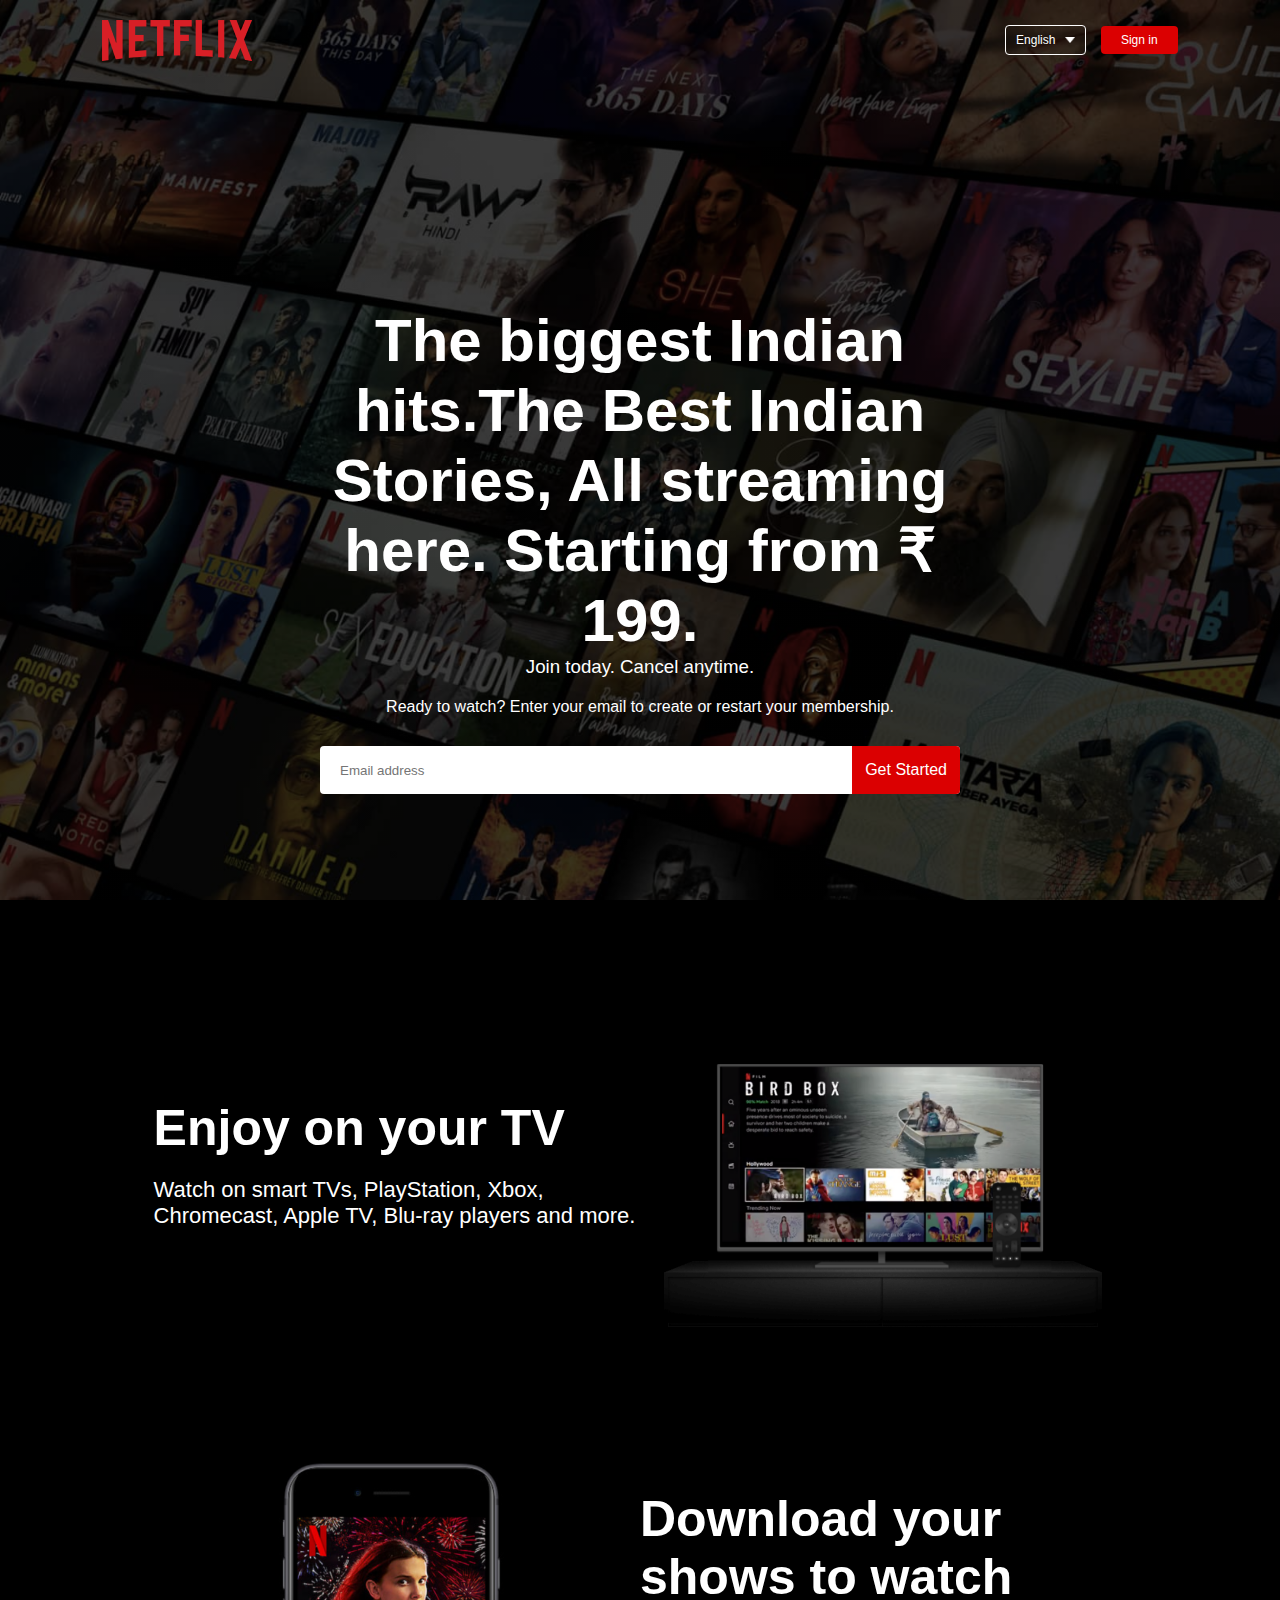
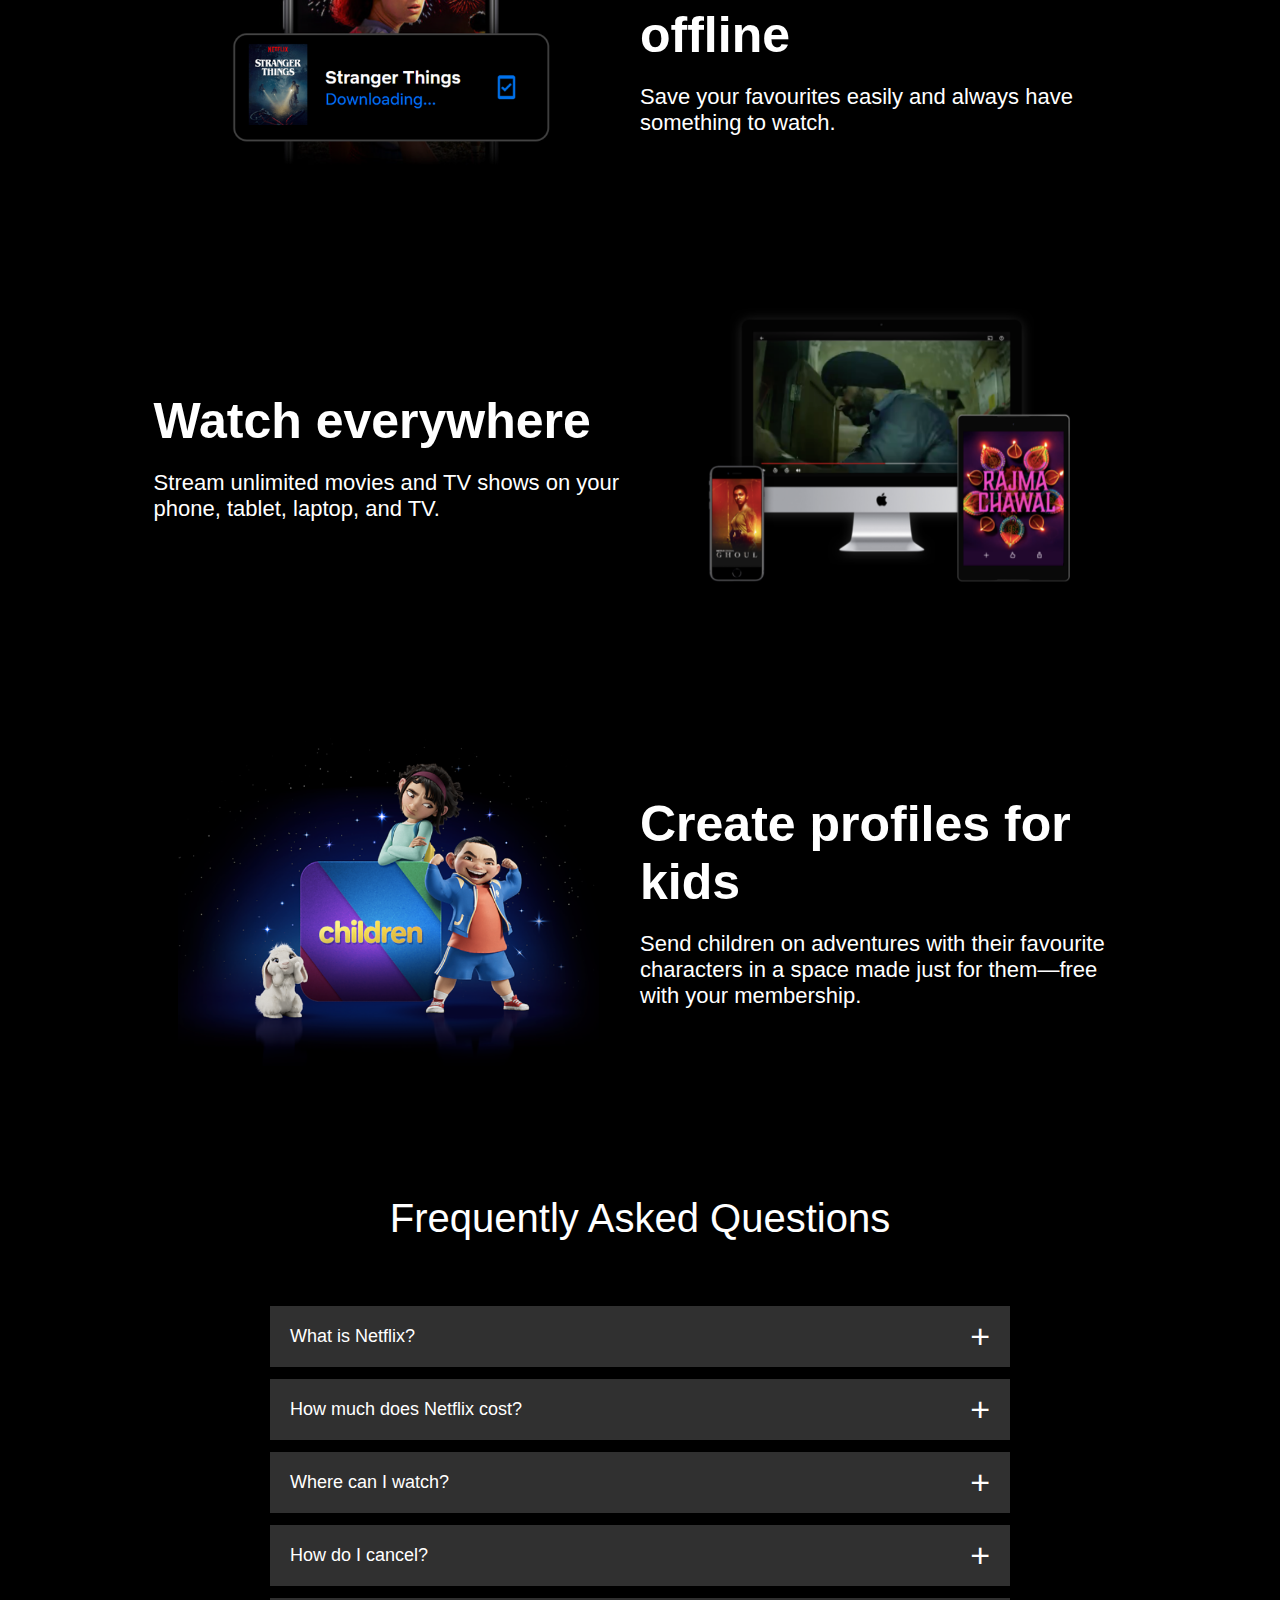
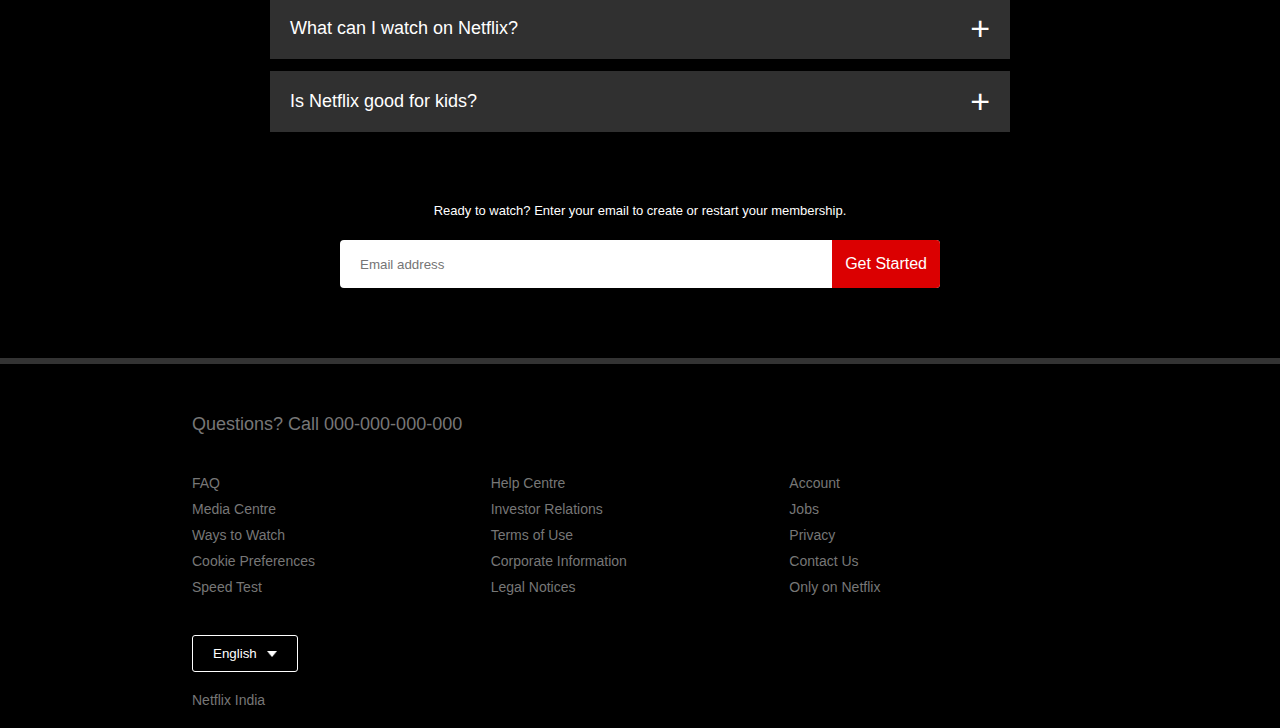
<file: Netflix Clone Project/index.html>
<!DOCTYPE html>
<html lang="en">
<head>
    <meta charset="UTF-8">
    <meta name="viewport" content="width=device-width, initial-scale=1.0">
    <title>Netflix Website Clone</title>
    <link rel="stylesheet" href="style.css">
</head>
<body>
    <div class="header">
        <nav>
            <img src="images/logo.png" alt="logo" class="logo">
            <div>
                <button class="language-btn">English<img src="images/down-icon.png" alt="down-icon"></button>
                <button>Sign in</button>
            </div>
        </nav>
        <div class="header-content">
          <h1>The biggest Indian hits.The Best Indian Stories, All streaming here. Starting  from ₹ 199.</h1>  
          <h3>Join today. Cancel anytime.</h3>
          <p>Ready to watch? Enter your email to create or restart your membership.</p>
          <form class="email-signup">
            <input type="email" placeholder="Email address" required>
            <button type="submit">Get Started</button>
          </form>
        </div>
    </div>

    <div class="features">
        <div class="row">
            <div class="text-col">
                <h2>Enjoy on your TV</h2>
                <p>Watch on smart TVs, PlayStation, Xbox, Chromecast, Apple TV, Blu-ray players and more.</p>
            </div>
            <div class="img-col">
                <img src="images/feature-1.png">
            </div>
        </div>

        <div class="row">
            <div class="img-col">
                <img src="images/feature-2.png" alt="">
            </div>
            <div class="text-col">
                <h2>Download your shows to watch offline</h2>
                <p>Save your favourites easily and always have something to watch.</p>
            </div>
        </div>

        <div class="row">
            <div class="text-col">
                <h2>Watch everywhere</h2>
                <p>Stream unlimited movies and TV shows on your phone, tablet, laptop, and TV.</p>
            </div>
            <div class="img-col">
                <img src="images/feature-3.png" alt="">
            </div>
        </div>

        <div class="row">
            <div class="img-col">
                <img src="images/feature-4.png" alt="">
            </div>
            <div class="text-col">
                <h2>Create profiles for kids</h2>
                <p>Send children on adventures with their favourite characters in a space made just for them—free with your membership.</p>
            </div>
        </div>
    </div>

    <div class="faq">
        <h2>Frequently Asked Questions</h2>
        <ul class="accord">
            <li>
                <input type="radio" name="accord" id="1ST">
                <label for="1ST">What is Netflix?</label>
                <div class="content">
                    <p>Netflix is a streaming service that offers a wide variety of award-winning TV shows, movies, anime, documentaries and more – on thousands of internet-connected devices.

                        You can watch as much as you want, whenever you want, without a single ad – all for one low monthly price. There's always something new to discover, and new TV shows and movies are added every week!</p>
                </div>
            </li>

            <li>
                <input type="radio" name="accord" id="2ND">
                <label for="2ND">How much does Netflix cost?</label>
                <div class="content">
                    <p>Watch Netflix on your smartphone, tablet, Smart TV, laptop, or streaming device, all for one fixed monthly fee. Plans range from ₹ 149 to ₹ 649 a month. No extra costs, no contracts.</p>
                </div>
            </li>


            <li>
                <input type="radio" name="accord" id="3RD">
                <label for="3RD">Where can I watch?</label>
                <div class="content">
                    <p>Watch anywhere, anytime. Sign in with your Netflix account to watch instantly on the web at netflix.com from your personal computer or on any internet-connected device that offers the Netflix app, including smart TVs, smartphones, tablets, streaming media players and game consoles.
                        
                        You can also download your favourite shows with the iOS, Android, or Windows 10 app. Use downloads to watch while you're on the go and without an internet connection. Take Netflix with you anywhere.</p>
                </div>
            </li>

            <li>
                <input type="radio" name="accord" id="4TH">
                <label for="4TH">How do I cancel?</label>
                <div class="content">
                    <p>Netflix is flexible. There are no annoying contracts and no commitments. You can easily cancel your account online in two clicks. There are no cancellation fees – start or stop your account anytime.</p>
                </div>
            </li>
            
            <li>
                <input type="radio" name="accord" id="5TH">
                <label for="5TH">What can I watch on Netflix?</label>
                <div class="content">
                    <p>Netflix has an extensive library of feature films, documentaries, TV shows, anime, award-winning Netflix originals, and more. Watch as much as you want, anytime you want.</p>
                </div>
            </li>

            <li>
                <input type="radio" name="accord" id="6TH">
                <label for="6TH">Is Netflix good for kids?</label>
                <div class="content">
                    <p>The Netflix Kids experience is included in your membership to give parents control while kids enjoy family-friendly TV shows and films in their own space.

                        Kids profiles come with PIN-protected parental controls that let you restrict the maturity rating of content kids can watch and block specific titles you don’t want kids to see.</p>
                </div>
            </li>

          </ul>
          
          <small>Ready to watch? Enter your email to create or restart your membership.</small>
          <form class="email-signup">
            <input type="email" placeholder="Email address" required>
            <button type="submit">Get Started</button>
          </form>
    </div>

<div class="footer">
    <h2>Questions? Call 000-000-000-000</h2>

    <div class="row">
        <div class="col">
            <a href="">FAQ</a>
            <a href="">Media Centre</a>
            <a href="">Ways to Watch</a>
            <a href="">Cookie Preferences</a>
            <a href="">Speed Test</a>
        </div>
        <div class="col">
            <a href="">Help Centre</a>
            <a href="">Investor Relations</a>
            <a href="">Terms of Use</a>
            <a href="">Corporate Information</a>
            <a href="">Legal Notices</a>
        </div>
        <div class="col">
            <a href="">Account</a>
            <a href="">Jobs</a>
            <a href="">Privacy</a>
            <a href="">Contact Us</a>
            <a href="">Only on Netflix</a>
        </div>
    </div>
    <button class="language-btn">English<img src="images/down-icon.png" alt="down-icon"></button>
    <p class="cpyr8">Netflix India</p>
</div>
</body>
</html>
</file>
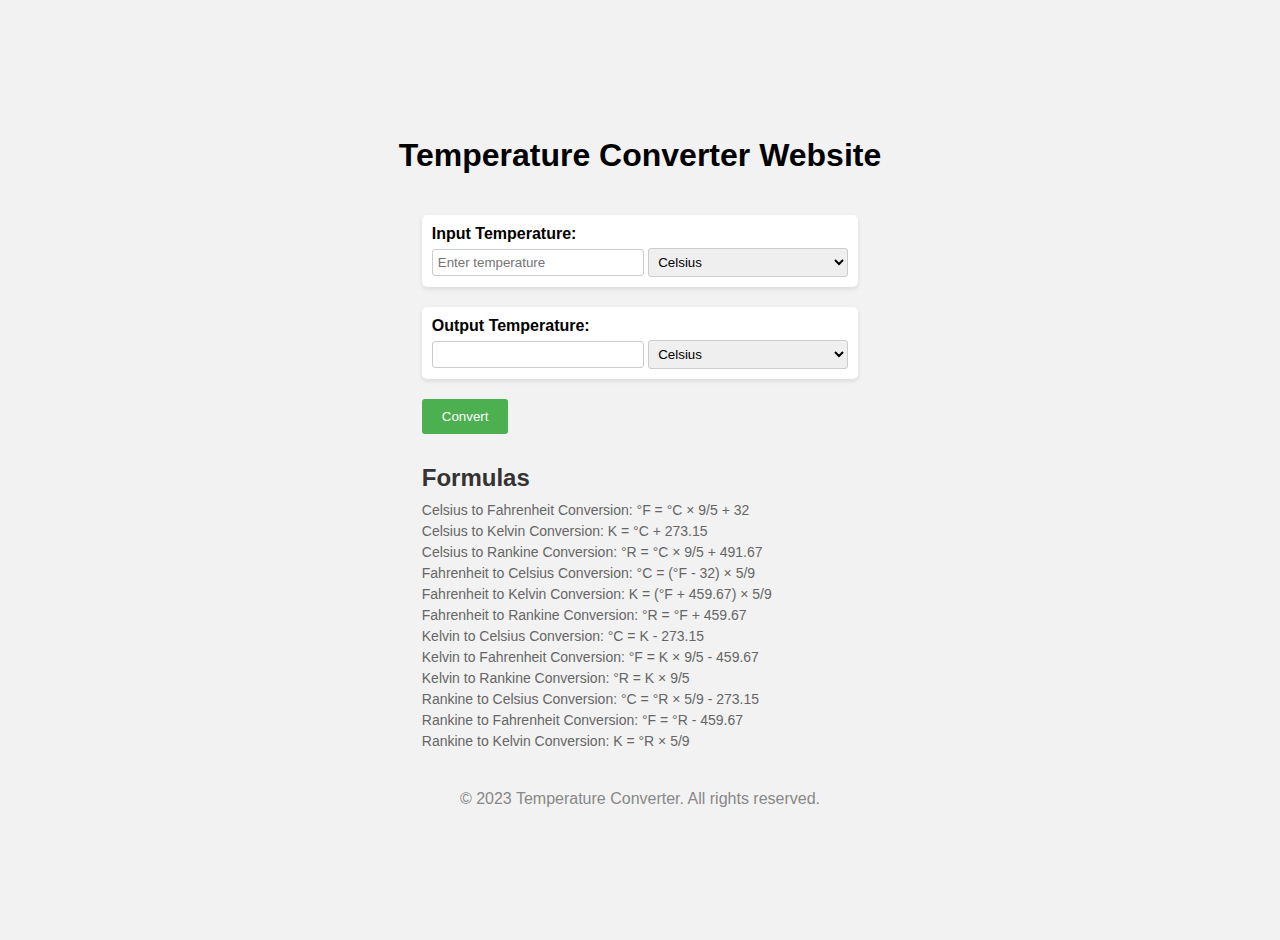
<file: Temperature Converter Website Project/index.html>
<!DOCTYPE html>
<html>
<head>
  <title>Temperature Converter</title>
  <link rel="stylesheet" type="text/css" href="style.css">
</head>
<body>
  <header>
    <h1>Temperature Converter Website</h1>
  </header>

  <main>
    <div class="container">
      <label for="inputUnit">Input Temperature:</label>
      <input type="number" id="inputTemperature" placeholder="Enter temperature" />
      <select id="inputUnit">
        <option value="celsius">Celsius</option>
        <option value="fahrenheit">Fahrenheit</option>
        <option value="kelvin">Kelvin</option>
        <option value="rankine">Rankine</option>
        <option value="reaumur">Reaumur</option>
        <option value="triple">Triple Point of Water</option>
      </select>
    </div>

    <div class="container">
      <label for="outputUnit">Output Temperature:</label>
      <input type="text" id="outputTemperature" readonly />
      <select id="outputUnit">
        <option value="celsius">Celsius</option>
        <option value="fahrenheit">Fahrenheit</option>
        <option value="kelvin">Kelvin</option>
        <option value="rankine">Rankine</option>
        <option value="reaumur">Reaumur</option>
        <option value="triple">Triple Point of Water</option>
      </select>
    </div>

    <button onclick="convertTemperature()">Convert</button>

    <div class="formulas">
      <h2>Formulas</h2>
      <p>Celsius to Fahrenheit Conversion: °F = °C × 9/5 + 32</p>
      <p>Celsius to Kelvin Conversion: K = °C + 273.15</p>
      <p>Celsius to Rankine Conversion: °R = °C × 9/5 + 491.67</p>
      <p>Fahrenheit to Celsius Conversion: °C = (°F - 32) × 5/9</p>
      <p>Fahrenheit to Kelvin Conversion: K = (°F + 459.67) × 5/9</p>
      <p>Fahrenheit to Rankine Conversion: °R = °F + 459.67</p>
      <p>Kelvin to Celsius Conversion: °C = K - 273.15</p>
      <p>Kelvin to Fahrenheit Conversion: °F = K × 9/5 - 459.67</p>
      <p>Kelvin to Rankine Conversion: °R = K × 9/5</p>
      <p>Rankine to Celsius Conversion: °C = °R × 5/9 - 273.15</p>
      <p>Rankine to Fahrenheit Conversion: °F = °R - 459.67</p>
      <p>Rankine to Kelvin Conversion: K = °R × 5/9</p>
    </div>
  </main>

  <footer>
    <p>&copy; 2023 Temperature Converter. All rights reserved.</p>
  </footer>

  <script src="script.js"></script>
</body>
</html>
</file>
<file: Netflix Clone Project/style.css>
*{margin: 0;
    padding: 0;
    font-family: 'Poppins',sans-serif;
    box-sizing: border-box;}
    
    body{
        background: black;
        color: white;
    
    }
    
    .header{
        width: 100%;
        height: 100vh;
        background-image: linear-gradient(rgba(0,0,0,0.7),rgba(0,0,0,0.7)),url(images/header-image.png);
        background-size: cover;
        background-position: center;
        padding: 10px 8%;
        position: relative;
    }
    
    nav{
        display: flex;
        align-items: center;
        justify-content: space-between;
        padding: 10px 0px;
    }
    
    .logo{width: 150px;
    cursor: pointer;}
    
    nav button{border:0;
    outline: 0;
    background:#db0001;
    color: #fff;
    padding: 7px 20px;
    font-size: 12px;
    border-radius: 4px;
    margin-left: 10px;
    cursor: pointer;}
    
    .language-btn{display: inline-flex;
    align-items: center;
    background: transparent;
    border: 1px solid white;
    padding:  7px 10px;
    }
    
    .language-btn img{width: 10px;
    margin-left: 10px;}
    
    .header-content{
        position: absolute;
        top: 50%;
        left: 50%;
        transform: translate(-50%,-50%);
        text-align: center;
        margin-top: 100px;
    }
    
    .header-content h1{font-size: 60px;
    line-height: 70px;
    font-weight: 600;
    max-width: 650px;}
    
    .header-content h3{
        font-weight: 400;
        margin-bottom: 20px;
    }
    
    .email-signup{background: white;
    border-radius: 4px;
    display: flex;
    align-items: center;
    margin-top: 30px;
    overflow: hidden;}
    
    .email-signup input{
        flex: 1;
        border: 0;
        outline: 0;
        margin-left: 20px;
    }
    
    .email-signup button{border:0;
    outline: 0;
    background:#db0001;
    color: #fff;
    font-size: 16px;
    cursor: pointer;
    padding: 15px 13px;
    }
    
    /**features**/
    
    .features{padding: 50px 12%;
        font-size: 22px;    
    }
    
    .row{display: flex;
    width: 100%;
    align-items: center;
    flex-wrap:wrap;
    padding: 50px 0px;}
    
    .text-col{flex-basis: 50%;
    margin-bottom: 20px;}
    
    .img-col{flex-basis: 50%;
    margin-bottom: 20px;}
    
    .img-col img{display: block;
    width: 90%;
    margin: auto;}
    
    .features h2{
        font-size: 50px;
        font-weight: 600;
        margin-bottom: 20px;
    }
    
    /**faq**/
    .faq{
        padding: 10px 12%;
        text-align: center;
        font-size: 18px;
    }
    
    .faq h2{font-weight: 500;
    font-size: 40px;}
    
    
    .accord{margin: 60px auto;
        width: 100%;
        max-width: 750px;
    }
    
    .accord li{
        list-style: none;
        width: 100%;
        padding: 5px;
    }
    
    .accord li label{display: flex;
    align-items: center;
    padding: 20px;
    font-size: 18px;
    font-weight: 500;
    margin-bottom: 2px;
    cursor: pointer;
    background: #303030;
    position: relative;}
    
    label::after{content: '+';
    font-size: 34px;
    position: absolute;
    right: 20px;
    transition: transform 0.5s;}
    
    input[type="radio"]
    {
        display: none;
    }
    
    .accord .content{
        background: #303030;
        text-align: left;
        padding: 0 20px;
        max-height: 0;
       overflow: hidden; 
       transition: max-height 0.5s, padding 0.5s;
    }
    
    .accord input[type="radio"]:checked + label + .content{
        max-height: 600px;
        padding: 30px 20px;
    }
    
    .accord input[type="radio"]:checked + label::after{
        transform: rotate(135deg);
    }
    
    .faq .email-signup{
        max-width: 600px;
        margin:  20px auto 60px;
    }
    
    .faq small{font-size: 13px;}
    
    /**footer**/
    .footer{
        padding: 50px 15% 10px;
        border-top: 6px solid #333 ;
        color: #777;
    }
    
    .footer h2{font-size: 18px;
    font-weight: 400;
    margin-bottom: 30px;}
    
    .footer .col{
        flex-basis: 25%;
        flex-grow: 1;
        margin-bottom: 20px;
    }
    
    .footer .col a{
        display: block;
        text-decoration: none;
        color:#777;
        font-size: 14px;
        margin-bottom: 10px;
    }
    
    .footer .row{
        align-items: flex-start;
        padding: 10px 0px;
    }
    
    .footer .language-btn{
        color: white;
        padding: 10px 20px;
        border-radius: 3px;
    }
    
    .cpyr8{font-size: 14px;
    margin-top: 20px;
    margin-bottom: 10px;
    }
    
    /**media for small screen**/
    @media only screen and (max-width:600px){
        .logo{
            width: 100px;
        }
    
        nav button{
            padding: 5px 10px;
        }
    
        nav .language-btn{
            padding: 4px 8px;
        }
    
        .header-content{position: unset;
        transform: none;
        padding-top: 150px;}
    
        .header-content h1{
            font-size: 30px;
        }
    
        .email-signup button{
            font-size: 12px;
            padding: 10px 15px;
        }
    
        .text-col, .img-col{
            flex-basis: 100%;
        }
    
        .features h2{
            font-size: 30px;
        }
    
        .features h2{
            font-size: 15px;
        }
    
        .row:nth-child(2),.row:nth-child(4){
            flex-direction: column-reverse;
        }
    
    .features .row{
        padding: 10px 0px;
    }
    
    .faq h2{font-size: 20px;}
    
    .accord .content{font-size: 14px;}
    
    .accord li label{padding: 10px;
    font-size: 14px;}
    
    label::after{
        font-size: 22px;
    }
    
    }
</file>
<file: Temperature Converter Website Project/style.css>
body {
    font-family: Arial, sans-serif;
    margin: 0;
    padding: 20px;
    display: flex;
    flex-direction: column;
    align-items: center;
    justify-content: center;
    min-height: 100vh;
    background-color: #f2f2f2;
  }
  
  .container {
    margin-top: 20px;
    background-color: #fff;
    padding: 10px;
    border-radius: 5px;
    box-shadow: 0 2px 5px rgba(0, 0, 0, 0.1);
  }
  
  label {
    display: block;
    margin-bottom: 5px;
    font-weight: bold;
  }
  
  input[type="number"],
  input[type="text"],
  select {
    width: 200px;
    padding: 5px;
    border: 1px solid #ccc;
    border-radius: 3px;
  }
  
  button {
    padding: 10px 20px;
    margin-top: 20px;
    background-color: #4CAF50;
    color: #fff;
    border: none;
    border-radius: 3px;
    cursor: pointer;
  }
  
  button:hover {
    background-color: #45a049;
  }
  
  .formulas {
    margin-top: 30px;
  }
  
  .formulas h2 {
    margin-bottom: 10px;
    color: #333;
  }
  
  .formulas p {
    margin: 5px 0;
    font-size: 14px;
    color: #666;
  }
  
  footer {
    margin-top: 20px;
    text-align: center;
    color: #888;
  }
</file>
